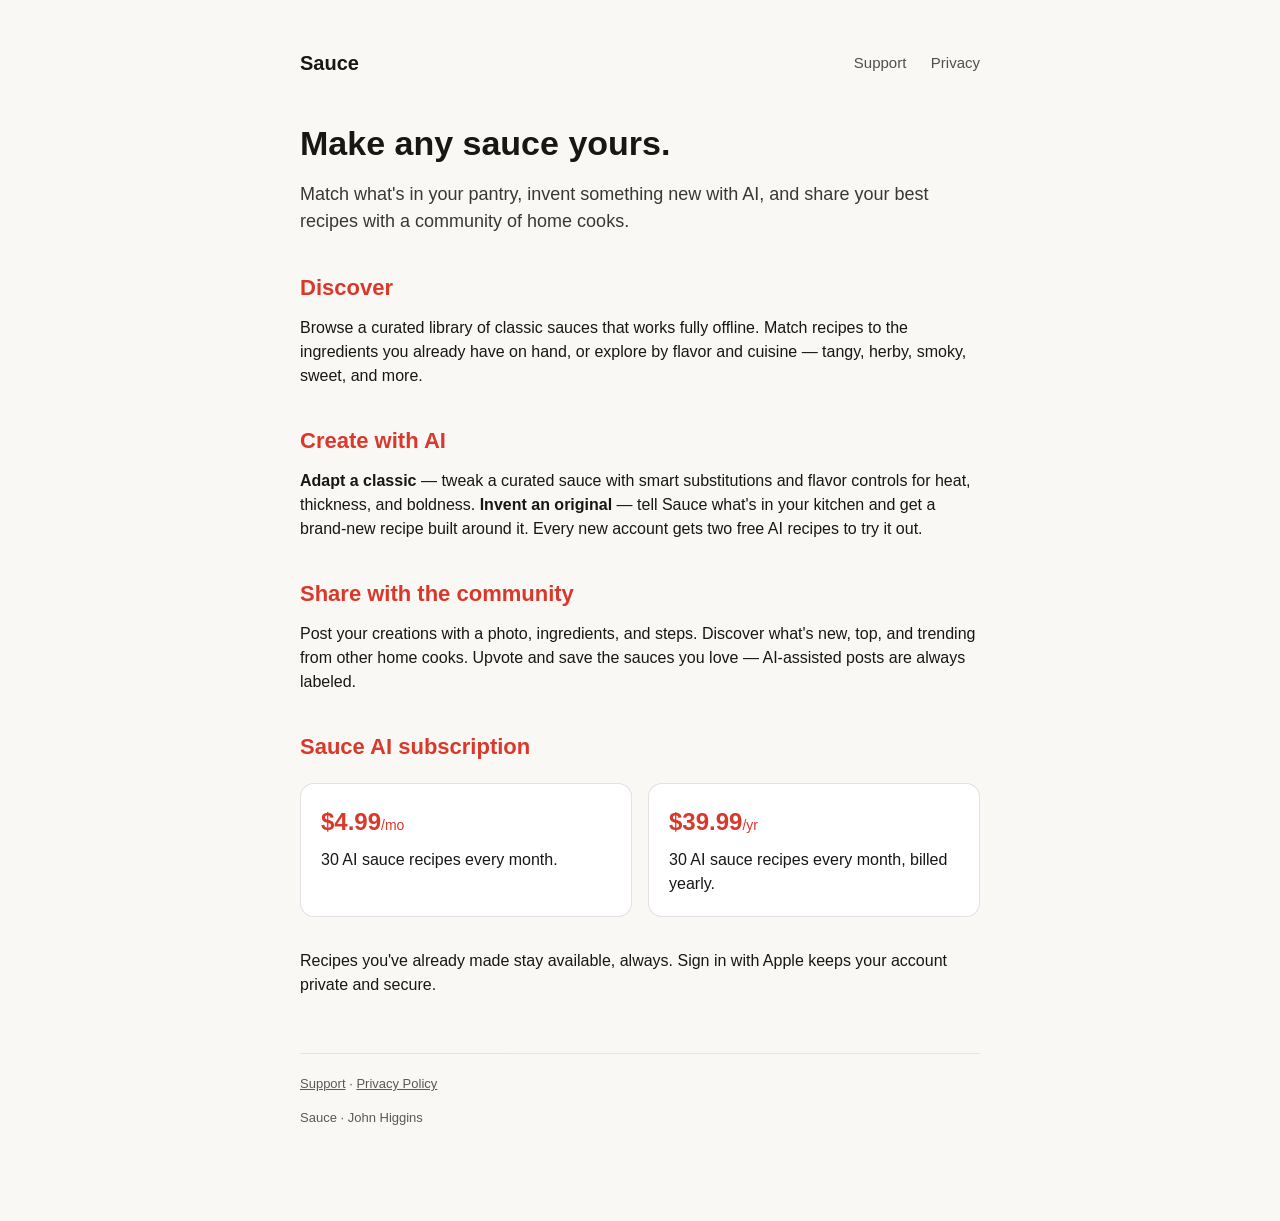
<file: index.html>
<!DOCTYPE html>
<html lang="en">
<head>
<meta charset="UTF-8">
<meta name="viewport" content="width=device-width, initial-scale=1">
<title>Sauce — Discover, create & share sauces</title>
<meta name="description" content="Sauce is the fastest way to find, create, and share the perfect sauce. Curated recipes work offline, plus AI-generated originals and a community of home cooks.">
<link rel="stylesheet" href="style.css">
</head>
<body>
<div class="wrap">
  <header class="site">
    <a class="brand" href="./">Sauce</a>
    <nav>
      <a href="support.html">Support</a>
      <a href="privacy.html">Privacy</a>
    </nav>
  </header>

  <h1>Make any sauce yours.</h1>
  <p class="tagline">Match what's in your pantry, invent something new with AI, and
  share your best recipes with a community of home cooks.</p>

  <h2>Discover</h2>
  <p>Browse a curated library of classic sauces that works fully offline. Match
  recipes to the ingredients you already have on hand, or explore by flavor and
  cuisine — tangy, herby, smoky, sweet, and more.</p>

  <h2>Create with AI</h2>
  <p><strong>Adapt a classic</strong> — tweak a curated sauce with smart
  substitutions and flavor controls for heat, thickness, and boldness.
  <strong>Invent an original</strong> — tell Sauce what's in your kitchen and get
  a brand-new recipe built around it. Every new account gets two free AI recipes
  to try it out.</p>

  <h2>Share with the community</h2>
  <p>Post your creations with a photo, ingredients, and steps. Discover what's
  new, top, and trending from other home cooks. Upvote and save the sauces you
  love — AI-assisted posts are always labeled.</p>

  <h2>Sauce AI subscription</h2>
  <div class="plans">
    <div class="plan">
      <div class="price">$4.99<span style="font-size:14px;font-weight:400;">/mo</span></div>
      <p style="margin:8px 0 0;">30 AI sauce recipes every month.</p>
    </div>
    <div class="plan">
      <div class="price">$39.99<span style="font-size:14px;font-weight:400;">/yr</span></div>
      <p style="margin:8px 0 0;">30 AI sauce recipes every month, billed yearly.</p>
    </div>
  </div>
  <p>Recipes you've already made stay available, always. Sign in with Apple keeps
  your account private and secure.</p>

  <footer class="site">
    <p><a href="support.html">Support</a> · <a href="privacy.html">Privacy Policy</a></p>
    <p>Sauce · John Higgins</p>
  </footer>
</div>
</body>
</html>
</file>
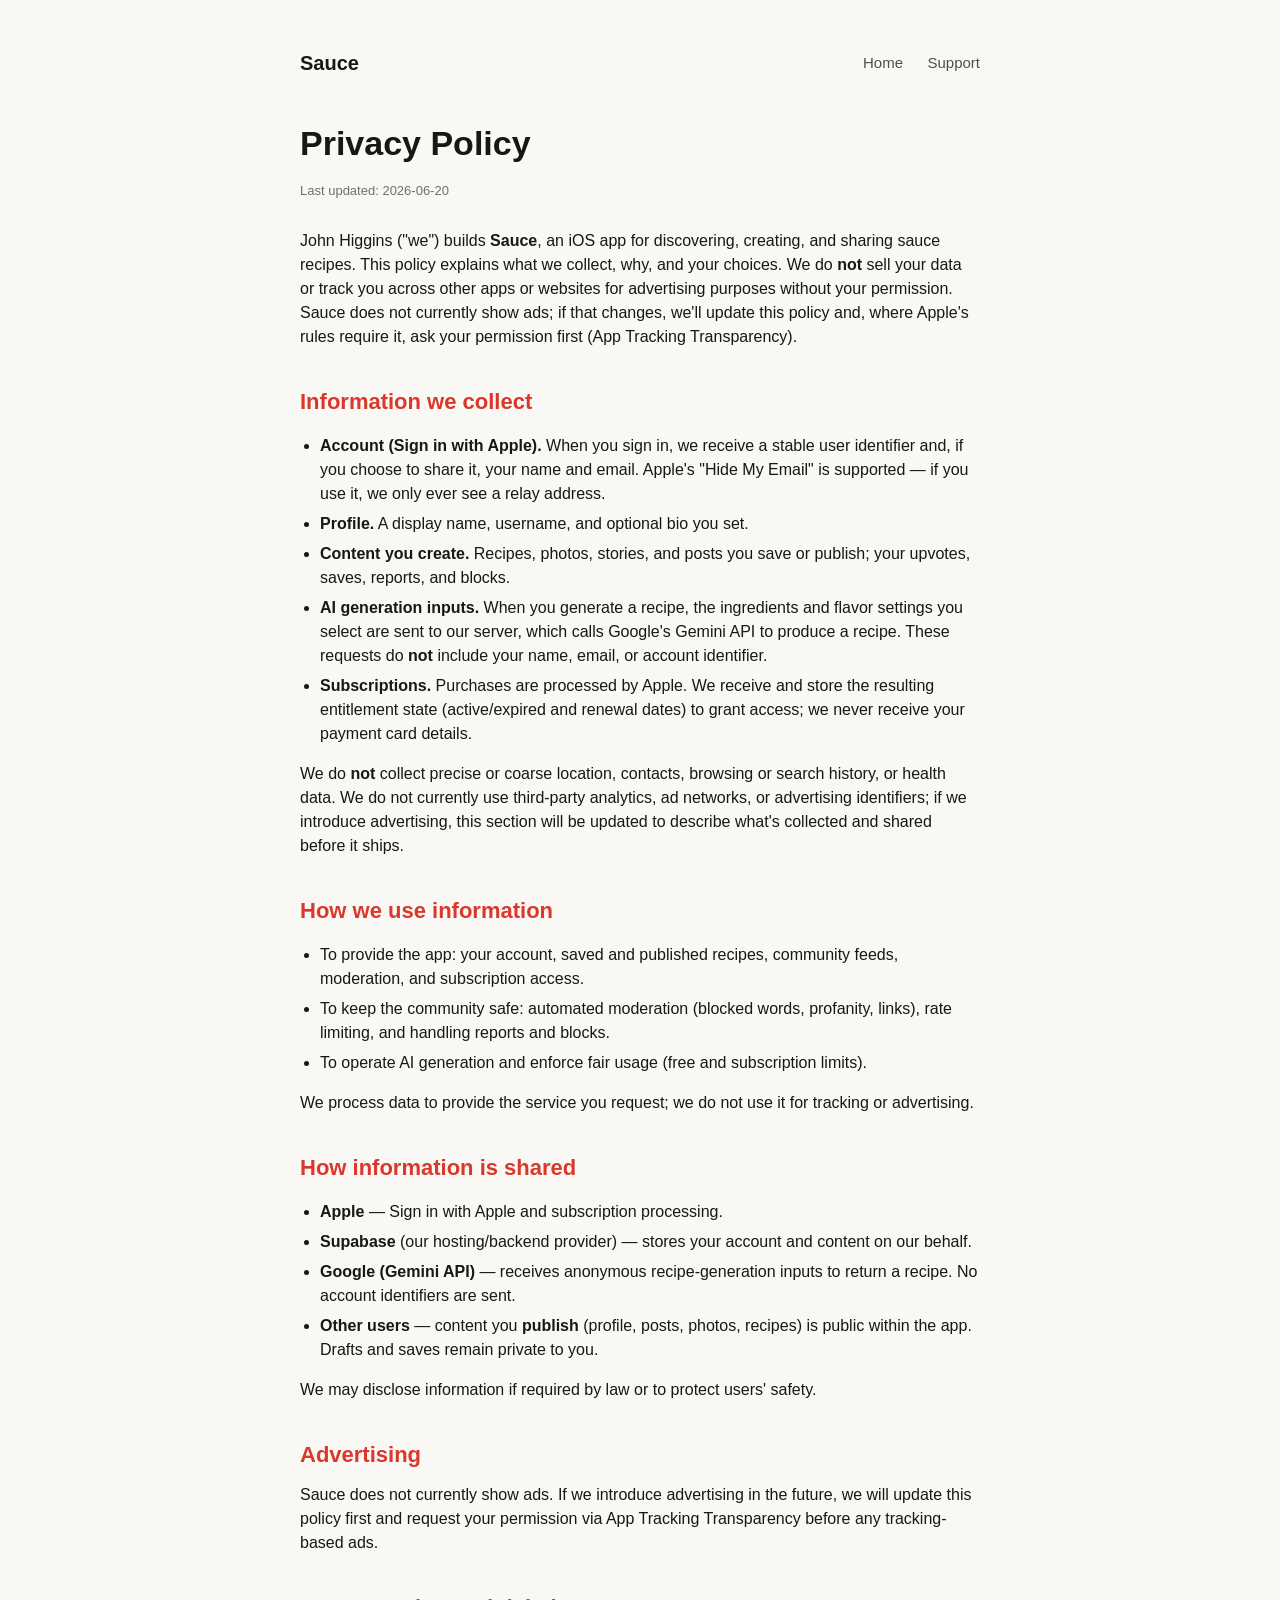
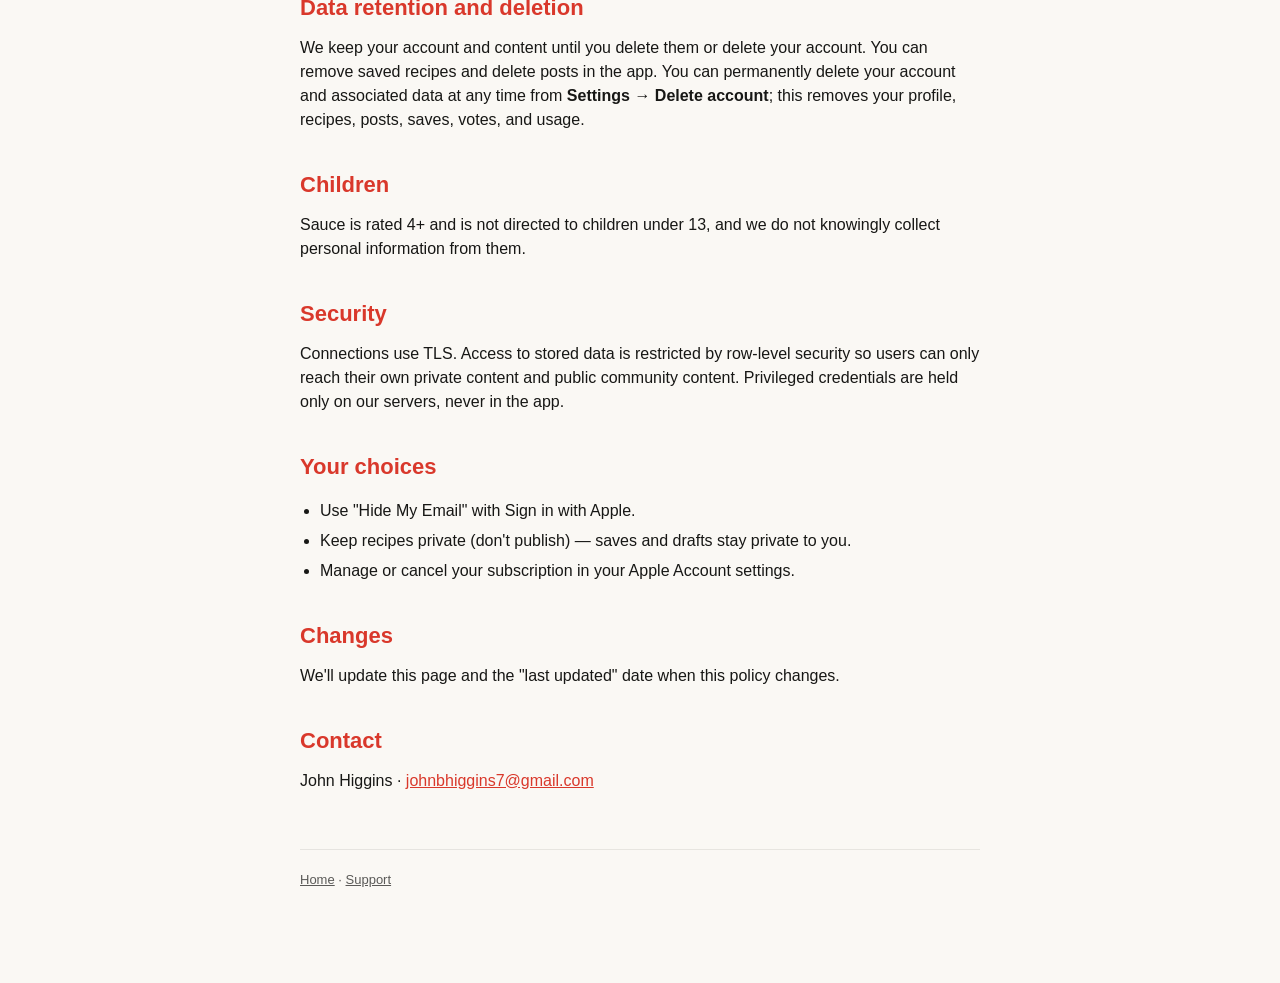
<file: privacy.html>
<!DOCTYPE html>
<html lang="en">
<head>
<meta charset="UTF-8">
<meta name="viewport" content="width=device-width, initial-scale=1">
<title>Sauce — Privacy Policy</title>
<meta name="description" content="Privacy Policy for the Sauce iOS app.">
<link rel="stylesheet" href="style.css">
</head>
<body>
<div class="wrap">
  <header class="site">
    <a class="brand" href="./">Sauce</a>
    <nav>
      <a href="index.html">Home</a>
      <a href="support.html">Support</a>
    </nav>
  </header>

  <h1>Privacy Policy</h1>
  <p class="updated">Last updated: 2026-06-20</p>

  <p>John Higgins ("we") builds <strong>Sauce</strong>, an iOS app for
  discovering, creating, and sharing sauce recipes. This policy explains what we
  collect, why, and your choices. We do <strong>not</strong> sell your data or
  track you across other apps or websites for advertising purposes without your
  permission. Sauce does not currently show ads; if that changes, we'll update
  this policy and, where Apple's rules require it, ask your permission first
  (App Tracking Transparency).</p>

  <h2>Information we collect</h2>
  <ul>
    <li><strong>Account (Sign in with Apple).</strong> When you sign in, we
    receive a stable user identifier and, if you choose to share it, your name
    and email. Apple's "Hide My Email" is supported — if you use it, we only
    ever see a relay address.</li>
    <li><strong>Profile.</strong> A display name, username, and optional bio you
    set.</li>
    <li><strong>Content you create.</strong> Recipes, photos, stories, and posts
    you save or publish; your upvotes, saves, reports, and blocks.</li>
    <li><strong>AI generation inputs.</strong> When you generate a recipe, the
    ingredients and flavor settings you select are sent to our server, which
    calls Google's Gemini API to produce a recipe. These requests do
    <strong>not</strong> include your name, email, or account identifier.</li>
    <li><strong>Subscriptions.</strong> Purchases are processed by Apple. We
    receive and store the resulting entitlement state (active/expired and
    renewal dates) to grant access; we never receive your payment card
    details.</li>
  </ul>
  <p>We do <strong>not</strong> collect precise or coarse location, contacts,
  browsing or search history, or health data. We do not currently use
  third-party analytics, ad networks, or advertising identifiers; if we
  introduce advertising, this section will be updated to describe what's
  collected and shared before it ships.</p>

  <h2>How we use information</h2>
  <ul>
    <li>To provide the app: your account, saved and published recipes,
    community feeds, moderation, and subscription access.</li>
    <li>To keep the community safe: automated moderation (blocked words,
    profanity, links), rate limiting, and handling reports and blocks.</li>
    <li>To operate AI generation and enforce fair usage (free and subscription
    limits).</li>
  </ul>
  <p>We process data to provide the service you request; we do not use it for
  tracking or advertising.</p>

  <h2>How information is shared</h2>
  <ul>
    <li><strong>Apple</strong> — Sign in with Apple and subscription
    processing.</li>
    <li><strong>Supabase</strong> (our hosting/backend provider) — stores your
    account and content on our behalf.</li>
    <li><strong>Google (Gemini API)</strong> — receives anonymous
    recipe-generation inputs to return a recipe. No account identifiers are
    sent.</li>
    <li><strong>Other users</strong> — content you <strong>publish</strong>
    (profile, posts, photos, recipes) is public within the app. Drafts and
    saves remain private to you.</li>
  </ul>
  <p>We may disclose information if required by law or to protect users'
  safety.</p>

  <h2>Advertising</h2>
  <p>Sauce does not currently show ads. If we introduce advertising in the
  future, we will update this policy first and request your permission via App
  Tracking Transparency before any tracking-based ads.</p>

  <h2>Data retention and deletion</h2>
  <p>We keep your account and content until you delete them or delete your
  account. You can remove saved recipes and delete posts in the app. You can
  permanently delete your account and associated data at any time from
  <strong>Settings → Delete account</strong>; this removes your profile,
  recipes, posts, saves, votes, and usage.</p>

  <h2>Children</h2>
  <p>Sauce is rated 4+ and is not directed to children under 13, and we do not
  knowingly collect personal information from them.</p>

  <h2>Security</h2>
  <p>Connections use TLS. Access to stored data is restricted by row-level
  security so users can only reach their own private content and public
  community content. Privileged credentials are held only on our servers,
  never in the app.</p>

  <h2>Your choices</h2>
  <ul>
    <li>Use "Hide My Email" with Sign in with Apple.</li>
    <li>Keep recipes private (don't publish) — saves and drafts stay private to
    you.</li>
    <li>Manage or cancel your subscription in your Apple Account settings.</li>
  </ul>

  <h2>Changes</h2>
  <p>We'll update this page and the "last updated" date when this policy
  changes.</p>

  <h2>Contact</h2>
  <p>John Higgins · <a href="mailto:johnbhiggins7@gmail.com">johnbhiggins7@gmail.com</a></p>

  <footer class="site">
    <p><a href="index.html">Home</a> · <a href="support.html">Support</a></p>
  </footer>
</div>
</body>
</html>
</file>
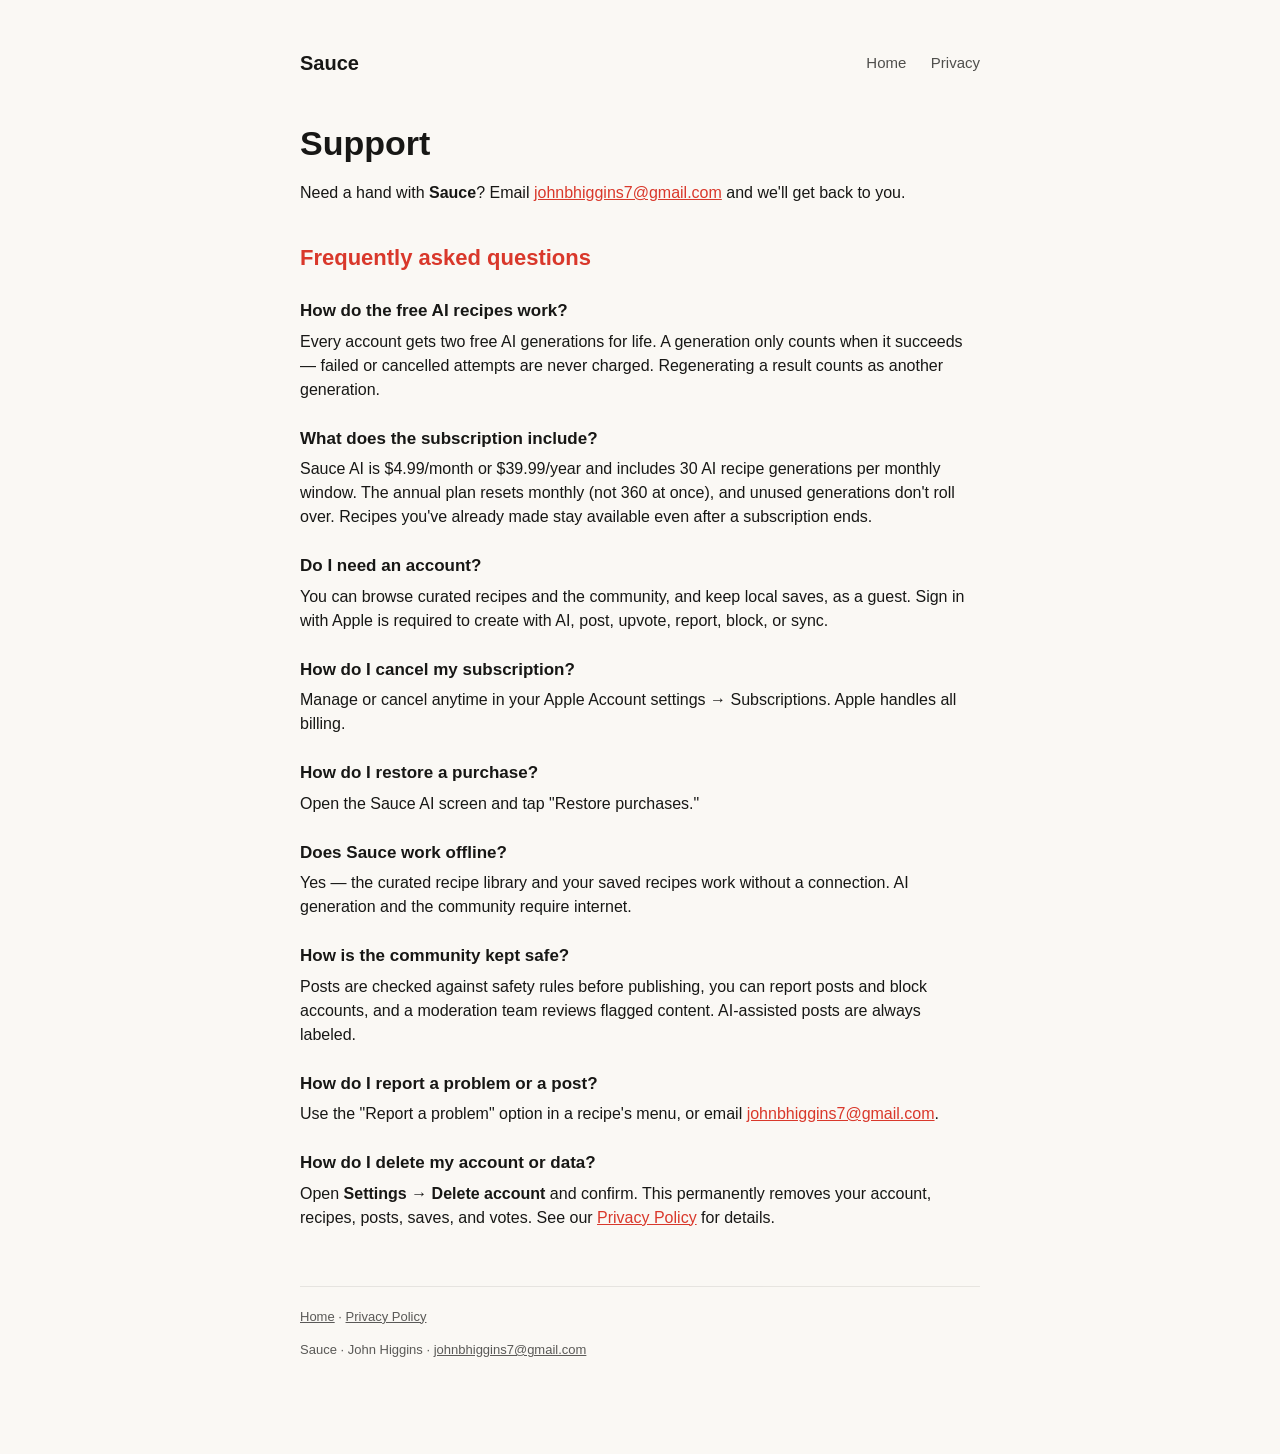
<file: support.html>
<!DOCTYPE html>
<html lang="en">
<head>
<meta charset="UTF-8">
<meta name="viewport" content="width=device-width, initial-scale=1">
<title>Sauce — Support</title>
<meta name="description" content="Support and frequently asked questions for the Sauce iOS app.">
<link rel="stylesheet" href="style.css">
</head>
<body>
<div class="wrap">
  <header class="site">
    <a class="brand" href="./">Sauce</a>
    <nav>
      <a href="index.html">Home</a>
      <a href="privacy.html">Privacy</a>
    </nav>
  </header>

  <h1>Support</h1>
  <p>Need a hand with <strong>Sauce</strong>? Email
  <a href="mailto:johnbhiggins7@gmail.com">johnbhiggins7@gmail.com</a> and we'll
  get back to you.</p>

  <h2>Frequently asked questions</h2>

  <h3>How do the free AI recipes work?</h3>
  <p>Every account gets two free AI generations for life. A generation only
  counts when it succeeds — failed or cancelled attempts are never charged.
  Regenerating a result counts as another generation.</p>

  <h3>What does the subscription include?</h3>
  <p>Sauce AI is $4.99/month or $39.99/year and includes 30 AI recipe
  generations per monthly window. The annual plan resets monthly (not 360 at
  once), and unused generations don't roll over. Recipes you've already made
  stay available even after a subscription ends.</p>

  <h3>Do I need an account?</h3>
  <p>You can browse curated recipes and the community, and keep local saves, as
  a guest. Sign in with Apple is required to create with AI, post, upvote,
  report, block, or sync.</p>

  <h3>How do I cancel my subscription?</h3>
  <p>Manage or cancel anytime in your Apple Account settings → Subscriptions.
  Apple handles all billing.</p>

  <h3>How do I restore a purchase?</h3>
  <p>Open the Sauce AI screen and tap "Restore purchases."</p>

  <h3>Does Sauce work offline?</h3>
  <p>Yes — the curated recipe library and your saved recipes work without a
  connection. AI generation and the community require internet.</p>

  <h3>How is the community kept safe?</h3>
  <p>Posts are checked against safety rules before publishing, you can report
  posts and block accounts, and a moderation team reviews flagged content.
  AI-assisted posts are always labeled.</p>

  <h3>How do I report a problem or a post?</h3>
  <p>Use the "Report a problem" option in a recipe's menu, or email
  <a href="mailto:johnbhiggins7@gmail.com">johnbhiggins7@gmail.com</a>.</p>

  <h3>How do I delete my account or data?</h3>
  <p>Open <strong>Settings → Delete account</strong> and confirm. This
  permanently removes your account, recipes, posts, saves, and votes. See our
  <a href="privacy.html">Privacy Policy</a> for details.</p>

  <footer class="site">
    <p><a href="index.html">Home</a> · <a href="privacy.html">Privacy Policy</a></p>
    <p>Sauce · John Higgins · <a href="mailto:johnbhiggins7@gmail.com">johnbhiggins7@gmail.com</a></p>
  </footer>
</div>
</body>
</html>
</file>
<file: style.css>
:root {
  --sauce-bg: #FAF8F4;
  --sauce-text: #171715;
  --sauce-accent: #D9382B;
  --sauce-secondary: #557A3E;
}

* {
  box-sizing: border-box;
}

body {
  margin: 0;
  background: var(--sauce-bg);
  color: var(--sauce-text);
  font-family: -apple-system, BlinkMacSystemFont, "SF Pro Text", "Segoe UI", Helvetica, Arial, sans-serif;
  line-height: 1.5;
}

.wrap {
  max-width: 720px;
  margin: 0 auto;
  padding: 48px 20px 80px;
}

header.site {
  display: flex;
  align-items: center;
  justify-content: space-between;
  margin-bottom: 40px;
}

header.site a.brand {
  font-size: 20px;
  font-weight: 700;
  color: var(--sauce-text);
  text-decoration: none;
}

header.site nav a {
  color: var(--sauce-text);
  text-decoration: none;
  margin-left: 20px;
  font-size: 15px;
  opacity: 0.75;
}

header.site nav a:hover {
  opacity: 1;
}

h1 {
  font-size: 34px;
  margin: 0 0 12px;
}

h2 {
  font-size: 22px;
  margin: 36px 0 12px;
  color: var(--sauce-accent);
}

h3 {
  font-size: 17px;
  margin: 24px 0 6px;
}

p {
  margin: 0 0 14px;
}

a {
  color: var(--sauce-accent);
}

.tagline {
  font-size: 18px;
  opacity: 0.85;
  margin-bottom: 32px;
}

.pill {
  display: inline-block;
  background: var(--sauce-secondary);
  color: #fff;
  border-radius: 999px;
  padding: 4px 12px;
  font-size: 13px;
  font-weight: 600;
  margin-bottom: 16px;
}

.plans {
  display: flex;
  gap: 16px;
  flex-wrap: wrap;
  margin: 20px 0 32px;
}

.plan {
  border: 1px solid rgba(23, 23, 21, 0.12);
  border-radius: 14px;
  padding: 20px;
  flex: 1;
  min-width: 200px;
  background: #fff;
}

.plan .price {
  font-size: 24px;
  font-weight: 700;
  color: var(--sauce-accent);
}

footer.site {
  margin-top: 56px;
  padding-top: 20px;
  border-top: 1px solid rgba(23, 23, 21, 0.12);
  font-size: 13px;
  opacity: 0.7;
}

footer.site a {
  color: var(--sauce-text);
}

.updated {
  font-size: 13px;
  opacity: 0.6;
  margin-bottom: 28px;
}

ul {
  padding-left: 20px;
}

li {
  margin-bottom: 6px;
}
</file>
